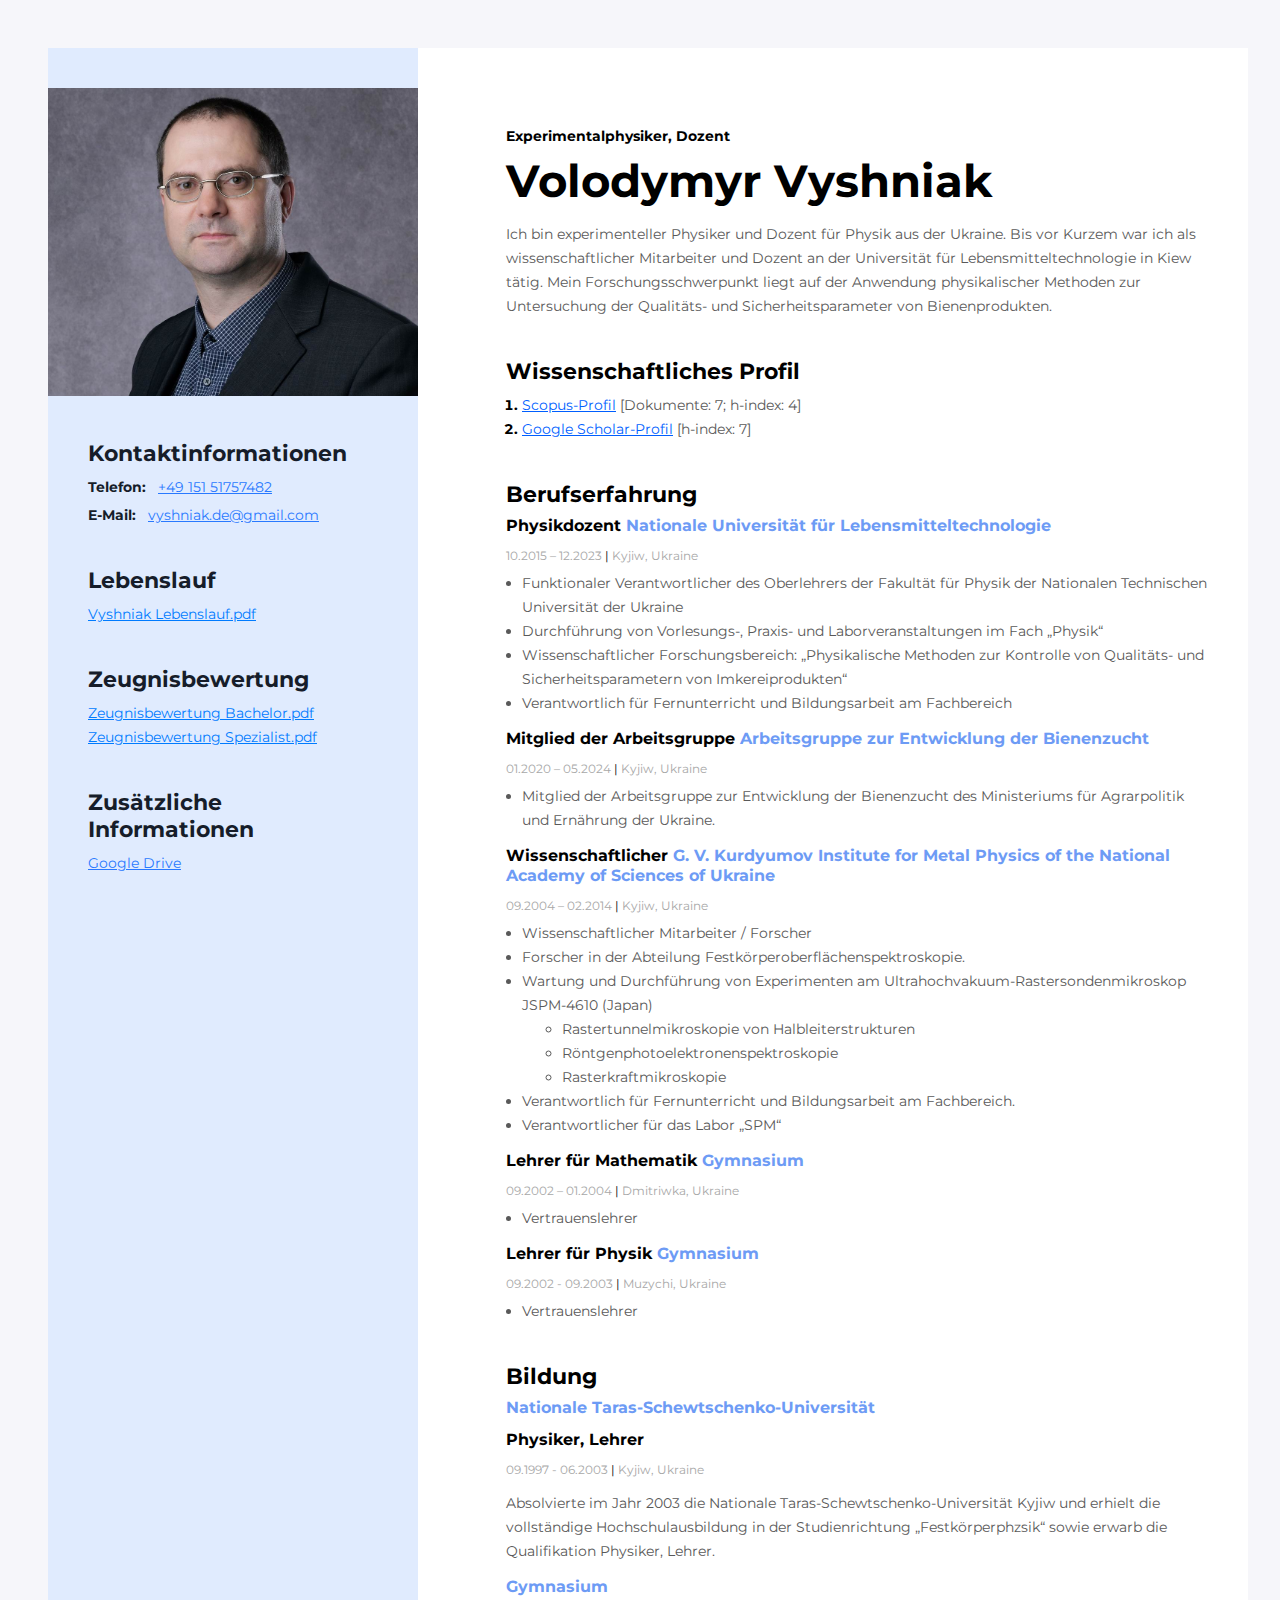
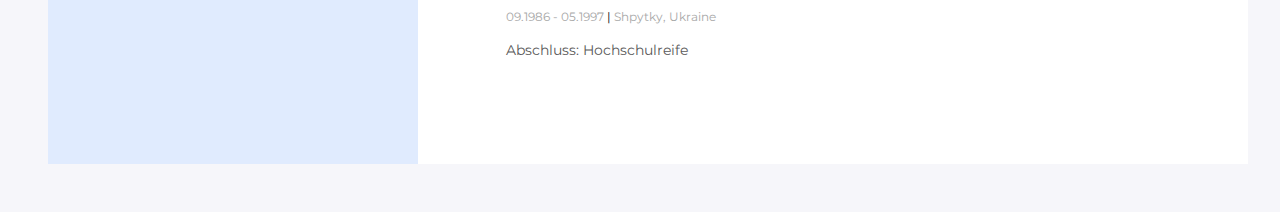
<file: index.html>
<!DOCTYPE html>
<html lang="en">
  <head>
    <meta charset="UTF-8" />
    <meta name="viewport" content="width=device-width, initial-scale=1.0" />
    <title>My resume</title>

    <link rel="preconnect" href="https://fonts.googleapis.com" />
    <link rel="preconnect" href="https://fonts.gstatic.com" crossorigin />
    <link
      href="https://fonts.googleapis.com/css2?family=Montserrat:ital,wght@0,100..900;1,100..900&display=swap"
      rel="stylesheet"
    />
    <link rel="stylesheet" href="css/styles.css" />
  </head>
  <body>
    <!-- Wrapper. Обкладинка. -->
    <div class="wrapper">
      <!-- Main content -->
      <div class="main-content">
        <!-- My info -->
        <div>
          <div class="my-info">
            <h2 class="my-profession">Experimentalphysiker, Dozent</h2>

            <h1 class="my-name">Volodymyr Vyshniak</h1>

            <p class="my-descr">
              Ich bin experimenteller Physiker und Dozent für Physik aus der
              Ukraine. Bis vor Kurzem war ich als wissenschaftlicher Mitarbeiter
              und Dozent an der Universität für Lebensmitteltechnologie in Kiew
              tätig. Mein Forschungsschwerpunkt liegt auf der Anwendung
              physikalischer Methoden zur Untersuchung der Qualitäts- und
              Sicherheitsparameter von Bienenprodukten.
            </p>
          </div>
          <!-- -My projects -->
          <div class="my-projects-container">
            <h3 class="my-projects-title">Wissenschaftliches Profil</h3>

            <ol class="my-projects-list">
              <li class="my-projects-item">
                <a
                  class="my-projects-item-link"
                  href="https://www.scopus.com/authid/detail.uri?authorId=37014106300"
                  target="_blank"
                  >Scopus-Profil</a
                >
                <span class="my-projects-item-tech">
                  [Dokumente: 7; h-index: 4]
                </span>
              </li>

              <li class="my-projects-item">
                <a
                  class="my-projects-item-link"
                  href="https://scholar.google.com.ua/citations?user=kevme5oAAAAJ&hl=ua"
                  target="_blank"
                  >Google Scholar-Profil</a
                >
                <span class="my-projects-item-tech"> [h-index: 7] </span>
              </li>
            </ol>
          </div>

          <!--Work experiene  -->
          <h3 class="work-experience-title">Berufserfahrung</h3>

          <!--Company 1 -->
          <div class="work-experience-container">
            <h4 class="work-experience-company">
              Physikdozent
              <span class="company-name"
                >Nationale Universität für Lebensmitteltechnologie
              </span>
            </h4>
            <p class="work-experience-period">
              10.2015 – 12.2023
              <span class="work-experience-separator">|</span> Kyjiw, Ukraine
            </p>
            <ul class="work-experience-duties-list">
              <li class="work-experience-duties-item">
                Funktionaler Verantwortlicher des Oberlehrers der Fakultät für
                Physik der Nationalen Technischen Universität der Ukraine
              </li>
              <li class="work-experience-duties-item">
                Durchführung von Vorlesungs-, Praxis- und Laborveranstaltungen
                im Fach „Physik“
              </li>
              <li class="work-experience-duties-item">
                Wissenschaftlicher Forschungsbereich: „Physikalische Methoden
                zur Kontrolle von Qualitäts- und Sicherheitsparametern von
                Imkereiprodukten“
              </li>
              <li class="work-experience-duties-item">
                Verantwortlich für Fernunterricht und Bildungsarbeit am
                Fachbereich
              </li>
            </ul>
          </div>

          <!-- Arbeitsgruppe -->
          <div class="work-experience-container">
            <h4 class="work-experience-company">
              Mitglied der Arbeitsgruppe
              <span class="company-name"
                >Arbeitsgruppe zur Entwicklung der Bienenzucht
              </span>
            </h4>
            <p class="work-experience-period">
              01.2020 – 05.2024
              <span class="work-experience-separator">|</span> Kyjiw, Ukraine
            </p>
            <ul class="work-experience-duties-list">
              <li class="work-experience-duties-item">
                Mitglied der Arbeitsgruppe zur Entwicklung der Bienenzucht des
                Ministeriums für Agrarpolitik und Ernährung der Ukraine.
              </li>
            </ul>
          </div>

          <!--Company 2 -->
          <div class="work-experience-container">
            <h4 class="work-experience-company">
              Wissenschaftlicher
              <span class="company-name"
                >G. V. Kurdyumov Institute for Metal Physics of the National
                Academy of Sciences of Ukraine</span
              >
            </h4>
            <p class="work-experience-period">
              09.2004 – 02.2014
              <span class="work-experience-separator">|</span> Kyjiw, Ukraine
            </p>
            <ul class="work-experience-duties-list">
              <li class="work-experience-duties-item">
                Wissenschaftlicher Mitarbeiter / Forscher
              </li>
              <li class="work-experience-duties-item">
                Forscher in der Abteilung Festkörperoberflächenspektroskopie.
              </li>
              <li class="work-experience-duties-item">
                Wartung und Durchführung von Experimenten am
                Ultrahochvakuum-Rastersondenmikroskop JSPM-4610 (Japan)
                <ul>
                  <li>Rastertunnelmikroskopie von Halbleiterstrukturen</li>
                  <li>Röntgenphotoelektronenspektroskopie</li>
                  <li>Rasterkraftmikroskopie</li>
                </ul>
              </li>
              <li class="work-experience-duties-item">
                Verantwortlich für Fernunterricht und Bildungsarbeit am
                Fachbereich.
              </li>
              <li class="work-experience-duties-item">
                Verantwortlicher für das Labor „SPM“
              </li>
            </ul>
          </div>

          <!--Company 3 -->
          <div class="work-experience-container">
            <h4 class="work-experience-company">
              Lehrer für Mathematik <span class="company-name">Gymnasium</span>
            </h4>
            <p class="work-experience-period">
              09.2002 – 01.2004
              <span class="work-experience-separator">|</span> Dmitriwka,
              Ukraine
            </p>
            <ul class="work-experience-duties-list">
              <li class="work-experience-duties-item">Vertrauenslehrer</li>
            </ul>
          </div>

          <!--Company 4 -->
          <div class="work-experience-container">
            <h4 class="work-experience-company">
              Lehrer für Physik <span class="company-name">Gymnasium</span>
            </h4>
            <p class="work-experience-period">
              09.2002 - 09.2003
              <span class="work-experience-separator">|</span> Muzychi, Ukraine
            </p>
            <ul class="work-experience-duties-list">
              <li class="work-experience-duties-item">Vertrauenslehrer</li>
            </ul>
          </div>
        </div>
        <!-- Education 1-->
        <div class="education-container">
          <h3 class="work-experience-title">Bildung</h3>

          <h4 class="work-experience-company">
            <span class="company-name"
              >Nationale Taras-Schewtschenko-Universität</span
            >
          </h4>

          <h4 class="work-experience-company">Physiker, Lehrer</h4>

          <p class="work-experience-period">
            09.1997 - 06.2003
            <span class="work-experience-separator">|</span> Kyjiw, Ukraine
          </p>

          <p class="my-descr">
            Absolvierte im Jahr 2003 die Nationale
            Taras-Schewtschenko-Universität Kyjiw und erhielt die vollständige
            Hochschulausbildung in der Studienrichtung „Festkörperphzsik“ sowie
            erwarb die Qualifikation Physiker, Lehrer.
          </p>

          <h4 class="work-experience-company">
            <span class="company-name">Gymnasium</span>
          </h4>

          <p class="work-experience-period">
            09.1986 - 05.1997
            <span class="work-experience-separator">|</span> Shpytky, Ukraine
          </p>

          <p class="my-descr">Abschluss: Hochschulreife</p>
        </div>
      </div>
      <!-- Sidebar -->
      <aside class="sidebar">
        <img src="img/Foto2024.jpg" alt="Photo" width="370" />
        <div class="sidebar-content">
          <!-- Contacts -->
          <div class="contacts-container">
            <h3 class="contacts-title">Kontaktinformationen</h3>

            <p class="contacts-item">
              <span class="contacts-type">Telefon:</span>
              <a class="contacts-link" href="tel:+4915151757482"
                >+49 151 51757482</a
              >
            </p>

            <p class="contacts-item">
              <span class="contacts-type">E-Mail:</span>
              <a class="contacts-link" href="mailto:vyshniak.de@gmail.com"
                >vyshniak.de@gmail.com</a
              >
            </p>
          </div>

          <!-- Lebenslauf -->
          <div class="skills-container">
            <h3 class="skills-title">Lebenslauf</h3>
            <a
              class="contacts-link download-link lebenslauf"
              href="document/Vyshniak Lebenslauf.pdf"
              target="_blank"
              download
            >
              Vyshniak Lebenslauf.pdf
            </a>
          </div>

          <div class="skills-container">
            <h3 class="skills-title">Zeugnisbewertung</h3>
            <a
              class="contacts-link download-link"
              href="document/Zeugnisbewertung_signiert_A.pdf"
              target="_blank"
              download
            >
              Zeugnisbewertung Bachelor.pdf
            </a>
            <a
              class="contacts-link download-link"
              href="document/Zeugnisbewertung_signiert_B.pdf"
              target="_blank"
              download
            >
              Zeugnisbewertung Spezialist.pdf
            </a>
          </div>

          <div class="skills-container">
            <h3 class="skills-title">Zusätzliche Informationen</h3>
            <a
              class="contacts-link"
              href="https://drive.google.com/drive/folders/1Ff5OkFsdOqgw4dH5H22rgLsrV0dis4WO?usp=sharing"
              target="_blank"
            >
              Google Drive
            </a>
          </div>
          
        <script>
          document.querySelectorAll(".download-link").forEach((link) => {
            link.addEventListener("click", function (event) {
              event.preventDefault(); // Запобігаємо стандартній дії посилання
              let fileUrl = this.href;

              // Відкриваємо файл у новій вкладці
              window.open(fileUrl, "_blank");

              // Створюємо тимчасовий елемент для завантаження
              let tempLink = document.createElement("a");
              tempLink.href = fileUrl;
              tempLink.setAttribute("download", this.textContent.trim());
              document.body.appendChild(tempLink);
              tempLink.click();
              document.body.removeChild(tempLink);
            });
          });
        </script>
      </aside>
    </div>
  </body>
</html>
</file>
<file: css/styles.css>
body {
  background: #f6f6fa;
  padding-left: 40px;
  padding-top: 40px;
  padding-right: 40px;
  padding-bottom: 40px;
  font-family: "Montserrat", sans-serif;
}

ul,
ol {
  margin-top: 0;
  margin-bottom: 0;
}

.wrapper {
  background: #ffffff;
  display: flex;
  flex-direction: row-reverse;
  width: 1200px;
  margin: 0 auto;
}

/* Main  content*/

.main-content {
  padding-left: 88px;
  padding-top: 80px;
  padding-right: 40px;
  padding-bottom: 88px;
  box-sizing: border-box;
}

/* Sidebar */

.sidebar {
  background: #e0ebfe;
  padding-top: 40px;
  padding-bottom: 40px;
  box-sizing: border-box;
  width: 370px;
}

.sidebar-content {
  padding-left: 40px;
  padding-top: 40px;
  padding-right: 40px;
  box-sizing: border-box;
}

.contacts-title {
  color: #161d2a;
  font-family: Montserrat;
  font-size: 22px;
  font-weight: 700;
  line-height: normal;
  margin-top: 0;
  margin-bottom: 8px;
}

.contacts-type {
  color: #161d2a;
  font-size: 14px;
  font-weight: 700;
  line-height: 24px;
  margin-right: 8px;
}

.contacts-link {
  color: #2979ff;
  font-size: 14px;
  font-weight: 400;
  line-height: 24px;
  text-decoration-line: underline;
}

.contacts-link:hover {
  color: #0056b3; /* Темніший відтінок синього при наведенні */
  font-weight: bold; /* Робить текст жирним */
}

.contacts-item {
  margin-top: 0;
  margin-bottom: 4px;
}

.contacts-container {
  margin-bottom: 40px;
}

.skills-container {
  margin-bottom: 40px;
}

.skills-title {
  color: #161d2a;
  font-size: 22px;
  font-weight: 700;
  line-height: normal;
  margin-top: 0;
  margin-bottom: 8px;
}

.skills-list {
  padding-left: 16px;
}

.skills-list-item {
  color: #161d2a;
  font-size: 14px;
  font-weight: 400;
  line-height: 24px;
}

/* Main content*/

.my-profession {
  color: #000;
  font-size: 14px;
  font-weight: 700;
  line-height: 17px;
  margin-top: 0;
  margin-bottom: 8px;
}

.my-name {
  color: #000;
  font-size: 45px;
  font-weight: 700;
  line-height: 55px;
  margin-top: 0;
  margin-bottom: 12px;
}

.my-descr {
  color: #595959;
  font-size: 14px;
  font-weight: 400;
  line-height: 24px;
}

.my-info {
  margin-bottom: 40px;
}

/* My projects */

.my-projects-title {
  color: #000;
  font-size: 22px;
  font-weight: 700;
  line-height: 27px;
  margin-top: 0;
  margin-bottom: 8px;
}

.my-projects-item {
  color: #000;
  font-size: 14px;
  font-weight: 700;
  line-height: 24px;
}

.my-projects-list {
  padding-left: 16px;
}

.my-projects-item-link {
  color: #005fff;
  font-size: 14px;
  font-weight: 400;
  line-height: 24px;
  text-decoration-line: underline;
}

.my-projects-item-link:hover {
  color: #0056b3;
  font-weight: bold; /* Робить текст жирним */
}

.my-projects-item-tech {
  color: #595959;
  font-size: 14px;
  font-weight: 400;
  line-height: 24px;
}

.my-projects-container {
  margin-bottom: 40px;
}

/* Wortk experience */

.work-experience-title {
  color: #000;
  font-size: 22px;
  font-weight: 700;
  line-height: 27px;
  margin-top: 0px;
  margin-bottom: 8px;
}

.work-experience-company {
  color: #000;
  font-size: 16px;
  font-weight: 700;
  line-height: 20px;
  margin-top: 0;
  margin-bottom: 12px;
}

.company-name {
  color: #6d9bf5;
}

.work-experience-period {
  color: #a8a8a8;
  font-size: 12px;
  font-weight: 400;
  line-height: 15px;
  margin-bottom: 8px;
}

.work-experience-separator {
  color: #000;
}

.work-experience-duties-list {
  padding-left: 16px;
}

.work-experience-duties-item {
  color: #595959;
  font-family: Montserrat;
  font-size: 14px;
  font-weight: 400;
  font-style: normal;
  line-height: 24px;
}

.work-experience-container {
  margin-bottom: 14px;
}

.education-container {
  margin-top: 40px;
}

/* Це допоможе зробити посилання більш помітними для користувача.
Але якщо тобі потрібна лише функціональність (відкривати у вкладці + завантажувати),
то додавати .download-link у CSS не потрібно. */

.download-link {
  color: #007bff; /* Синій колір */
  text-decoration: underline; /* Підкреслений текст */
}

.download-link:hover {
  color: #0056b3; /* Темніший відтінок синього при наведенні */
  font-weight: bold; /* Робить текст жирним */
}

/* *** */
</file>
